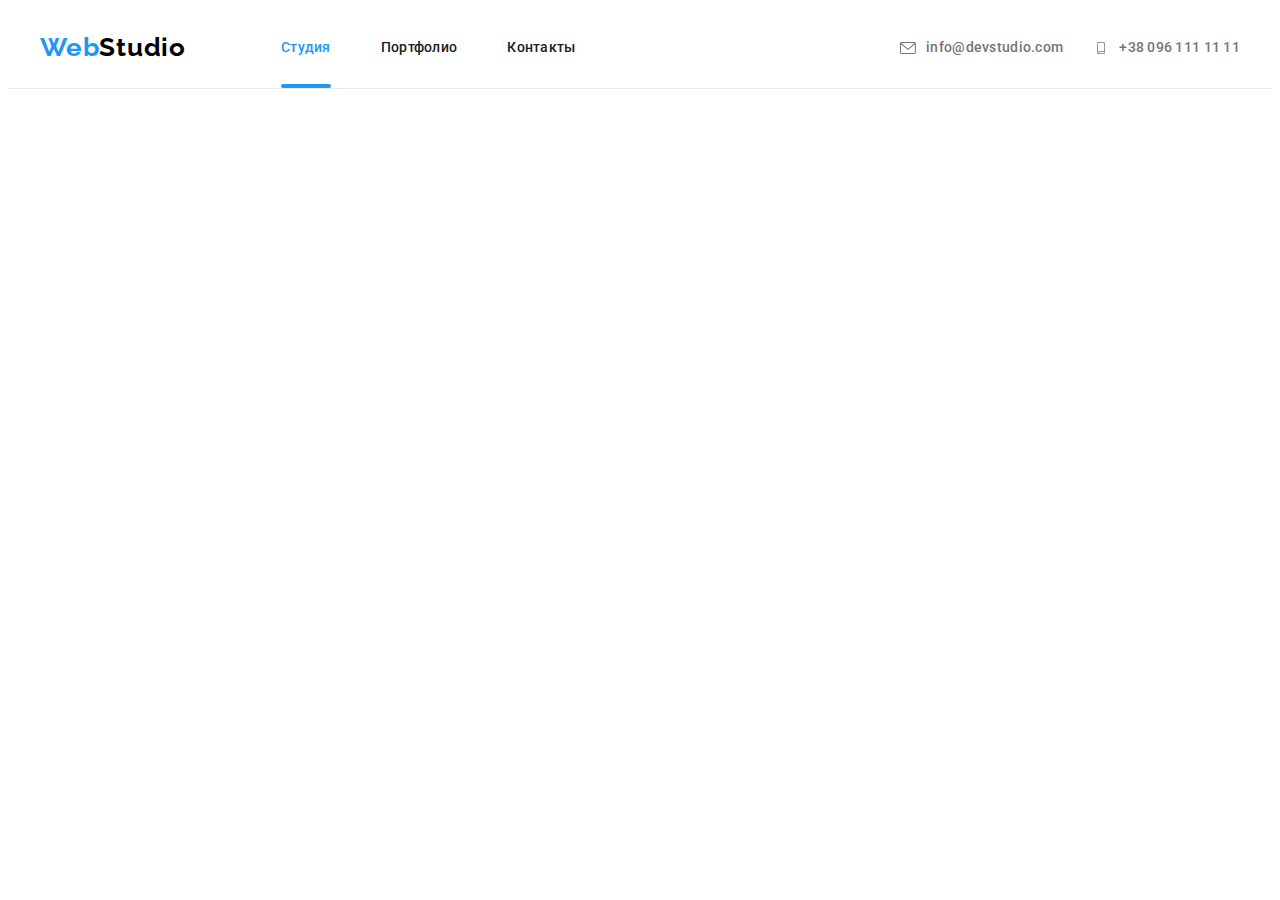
<file: index.html>
<!DOCTYPE html>
<html lang="ru">
<head>
    <meta charset="UTF-8">
    <meta http-equiv="X-UA-Compatible" content="IE=edge">
    <meta name="viewport" content="width=device-width, initial-scale=1.0">
    <title>Студия</title>
    <link rel="preconnect" href="https://fonts.googleapis.com">
    <link rel="preconnect" href="https://fonts.gstatic.com" crossorigin>
    <link href="https://fonts.googleapis.com/css2?family=Raleway:wght@700&family=Roboto:wght@400;500;700;900&display=swap"
        rel="stylesheet">
    <link rel="stylesheet" href="https://cdnjs.cloudflare.com/ajax/libs/modern-normalize/1.1.0/modern-normalize.min.css"
        integrity="sha512-wpPYUAdjBVSE4KJnH1VR1HeZfpl1ub8YT/NKx4PuQ5NmX2tKuGu6U/JRp5y+Y8XG2tV+wKQpNHVUX03MfMFn9Q=="
        crossorigin="anonymous" referrerpolicy="no-referrer" />
    <link rel="stylesheet" href="./css/main.min.css">
</head>

<body>  
    <!--Шапка страницы-->
    <header class="header">
        <div class="container header__container">
        <a class="logo-link link" href="Логотип-студий">Web<span class="logo-link_second-part-header_black">Studio</span></a>
        <nav class="navigation">
        <ul class="menu-list list">
            <li class="menu-list__item"><a class="menu-list__link menu-list__link-menu_link-current link" href="Studio">Студия</a></li>
            <li class="menu-list__item"><a class="menu-list__link link" href="./portfolio.html" target="_self">Портфолио</a></li>
            <li class="menu-list__item"><a class="menu-list__link link" href="Contacts">Контакты</a></li>
        </ul>
        </nav>
        <ul class="menu-contacs-list list">
            <li class="menu-contacs-list__item">
            <a class="menu-contacs-list__link link" href="mailto:info@devstudio.com">
                <svg class="menu-contacs-list__img" width="16" height="12">
                    <use href="./images/svg-images/sprite.svg#icon-envelope"></use>
                </svg>
                info@devstudio.com
            </a>
            </li>
            <li class="menu-contacs-list__item">
            <a class="menu-contacs-list__link link" href="tel:+380961111111">
                <svg class="menu-contacs-list__img" width="16" height="12">
                    <use href="./images/svg-images/sprite.svg#icon-smartphone"></use>
                </svg>
                +38 096 111 11 11
            </a>
            </li>
        </ul>
        </div>
    </header>

    <!--Содержание страницы-->
    <!--<main>
        <!--Основная секция-->
       <!-- <section class="hero-section">
            <div class="container">
            <h1 class="hero-section__header">Эффективные решения для вашего бизнеса</h1>
            <button class="hero-section__btn" type="button" data-modal-open>Заказать услугу</button>
            </div>
        </section>-->
        <!--Наши преимущества-->
        <!--<section class="advantages-section section">
            <div class="container">
            <ul class="advantages-section__list list">
                <li class="advantages-section__item">
                <div class="advantages-section__bg">
                    <svg class="advantages-section__icon" width="70" height="70">
                        <use href="./images/svg-images/sprite.svg#icon-antenna"></use>
                    </svg>
                </div>
                <h3 class="advantages-section__header">Внимание к деталям</h3>
                <p class="advantages-section__section-description">Идейные соображения, а также начало повседневной работы по формированию позиции.</p>
                </li>
                <li class="advantages-section__item">
                <div class="advantages-section__bg">
                    <svg class="advantages-section__icon" width="70" height="70">
                        <use href="./images/svg-images/sprite.svg#icon-clock"></use>
                    </svg>
                </div>
                <h3 class="advantages-section__header">Пунктуальность</h3>
                <p class="advantages-section__section-description">Задача организации, в особенности же рамки и место обучения кадров влечет за собой.</p>
                </li>
                <li class="advantages-section__item">
                <div class="advantages-section__bg">
                    <svg class="advantages-section__icon" width="70" height="70">
                        <use href="./images/svg-images/sprite.svg#icon-diagram"></use>
                    </svg>
                </div>
                <h3 class="advantages-section__header">Планирование</h3>
                <p class="advantages-section__section-description">Равным образом консультация с широким активом в значительной степени обуславливает.</p>
                </li>
                <li class="advantages-section__item">
                <div class="advantages-section__bg">
                    <svg class="advantages-section__icon" width="70" height="70">
                        <use href="./images/svg-images/sprite.svg#icon-astronaut"></use>
                    </svg>
                </div>
                <h3 class="advantages-section__header">Современные технологии</h3>
                <p class="advantages-section__section-description">Значимость этих проблем настолько очевидна, что реализация плановых заданий.</p>
                </li>
            </ul>
            </div>
        </section>-->
        <!--Чем мы занимаемся-->
        <!--<section class="our-job-section section">
            <div class="container">
            <h2 class="section-header">Чем мы занимаемся</h2>
            <ul class="our-job-section-list list">
                <li class="our-job-section-list-item">
                    <div class="our-job-section-dsc"><p class="our-job-section-dsc-text">Десктопные приложения</p></div>
                    <img class="our-job-section-img" src="./images/our-job/image_1.jpg" alt="верстка макета" width="370">
                </li>
                <li class="our-job-section-list-item">
                    <div class="our-job-section-dsc"><p class="our-job-section-dsc-text">Мобильные приложения</p></div>
                    <img class="our-job-section-img" src="./images/our-job/image_2.jpg" alt="разработка мобильного приложения" width="370">
                </li>
                <li class="our-job-section-list-item">
                    <div class="our-job-section-dsc"><p class="our-job-section-dsc-text">Дизайнерские решения</p></div>
                    <img class="our-job-section-img" src="./images/our-job/image_3.jpg" alt="компьютерный дизайн" width="370">
                </li>
            </ul>
            </div>
        </section>-->
        <!--Наша команда-->
        <!--<section class="our-team-section section">
            <div class="container">
            <h2 class="section-header">Наша команда</h2>
            <ul class="our-team-section-list list">
                <li class="our-team-section-list-item">
                    <img class="our-team-section-img" src="./images/our-team/1.jpg" alt="Product Designer" width="270">
                    <div class="our-team-section-wrapper">
                    <h3 class="our-team-section-name">Игорь Демьяненко</h3>
                    <p class="our-team-section-dsc">Product Designer</p>
                    <ul class="social-list list">
                        <li class="social-list-item">
                            <a href="" class="social-list-link">
                                <svg class="social-list-icon" width="20" height="20">
                                    <use href="./images/svg-images/sprite.svg#icon-instagram"></use>
                                </svg>
                            </a>
                        </li>
                        <li class="social-list-item">
                            <a href="" class="social-list-link" >
                                <svg class="social-list-icon" width="20" height="20">
                                    <use href="./images/svg-images/sprite.svg#icon-twitter"></use>
                                </svg>
                            </a>
                        </li>
                        <li class="social-list-item">
                            <a href="" class="social-list-link">
                                <svg class="social-list-icon" width="20" height="20">
                                    <use href="./images/svg-images/sprite.svg#icon-facebook"></use>
                                </svg>
                            </a>
                        </li>
                        <li class="social-list-item">
                            <a href="" class="social-list-link">
                                <svg class="social-list-icon" width="20" height="20">
                                    <use href="./images/svg-images/sprite.svg#icon-linkedin"></use>
                                </svg>
                            </a>
                        </li>
                    </ul>
                    </div>
                </li>
                <li class="our-team-section-list-item">
                    <img class="our-team-section-img" src="./images/our-team/2.jpg" alt="Frontend Developer" width="270">
                    <div class="our-team-section-wrapper">
                    <h3 class="our-team-section-name">Ольга Репина</h3>
                    <p class="our-team-section-dsc">Frontend Developer</p>
                    <ul class="social-list list">
                        <li class="social-list-item">
                            <a href="" class="social-list-link">
                                <svg class="social-list-icon" width="20" height="20">
                                    <use href="./images/svg-images/sprite.svg#icon-instagram"></use>
                                </svg>
                            </a>
                        </li>
                        <li class="social-list-item">
                            <a href="" class="social-list-link">
                                <svg class="social-list-icon" width="20" height="20">
                                    <use href="./images/svg-images/sprite.svg#icon-twitter"></use>
                                </svg>
                            </a>
                        </li>
                        <li class="social-list-item">
                            <a href="" class="social-list-link">
                                <svg class="social-list-icon" width="20" height="20">
                                    <use href="./images/svg-images/sprite.svg#icon-facebook"></use>
                                </svg>
                            </a>
                        </li>
                        <li class="social-list-item">
                            <a href="" class="social-list-link">
                                <svg class="social-list-icon" width="20" height="20">
                                    <use href="./images/svg-images/sprite.svg#icon-linkedin"></use>
                                </svg>
                            </a>
                        </li>
                    </ul>
                    </div>
                </li>
                <li class="our-team-section-list-item">
                    <img class="our-team-section-img" src="./images/our-team/3.jpg" alt="Marketing" width="270">
                    <div class="our-team-section-wrapper">
                    <h3 class="our-team-section-name">Николай Тарасов</h3>    
                    <p class="our-team-section-dsc">Marketing</p>
                    <ul class="social-list list">
                        <li class="social-list-item">
                            <a href="" class="social-list-link">
                                <svg class="social-list-icon" width="20" height="20">
                                    <use href="./images/svg-images/sprite.svg#icon-instagram"></use>
                                </svg>
                            </a>
                        </li>
                        <li class="social-list-item">
                            <a href="" class="social-list-link">
                                <svg class="social-list-icon" width="20" height="20">
                                    <use href="./images/svg-images/sprite.svg#icon-twitter"></use>
                                </svg>
                            </a>
                        </li>
                        <li class="social-list-item">
                            <a href="" class="social-list-link">
                                <svg class="social-list-icon" width="20" height="20">
                                    <use href="./images/svg-images/sprite.svg#icon-facebook"></use>
                                </svg>
                            </a>
                        </li>
                        <li class="social-list-item">
                            <a href="" class="social-list-link">
                                <svg class="social-list-icon" width="20" height="20">
                                    <use href="./images/svg-images/sprite.svg#icon-linkedin"></use>
                                </svg>
                            </a>
                        </li>
                    </ul>
                    </div>
                <li class="our-team-section-list-item">
                    <img class="our-team-section-img" src="./images/our-team/4.jpg" alt="UI Designer" width="270">
                    <div class="our-team-section-wrapper">
                    <h3 class="our-team-section-name">Михаил Ермаков</h3>
                    <p class="our-team-section-dsc">UI Designer</p>
                    <ul class="social-list list">
                        <li class="social-list-item">
                            <a href="" class="social-list-link">
                                <svg class="social-list-icon" width="20" height="20">
                                    <use href="./images/svg-images/sprite.svg#icon-instagram"></use>
                                </svg>
                            </a>
                        </li>
                        <li class="social-list-item">
                            <a href="" class="social-list-link">
                                <svg class="social-list-icon" width="20" height="20">
                                    <use href="./images/svg-images/sprite.svg#icon-twitter"></use>
                                </svg>
                            </a>
                        </li>
                        <li class="social-list-item">
                            <a href="" class="social-list-link">
                                <svg class="social-list-icon" width="20" height="20">
                                    <use href="./images/svg-images/sprite.svg#icon-facebook"></use>
                                </svg>
                            </a>
                        </li>
                        <li class="social-list-item">
                            <a href="" class="social-list-link">
                                <svg class="social-list-icon" width="20" height="20">
                                    <use href="./images/svg-images/sprite.svg#icon-linkedin"></use>
                                </svg>
                            </a>
                        </li>
                    </ul>
                    </div>
                </li>
            </ul>
            </div>
        </section>-->
        <!--Постоянные клиенты-->
        <!--<section class="clients-section">
            <div class="container">
            <h2 class="section-header">Постоянные клиенты</h2>
                <ul class="clients-section-list list">
                <li class="clients-section-list-item">
                    <a href="" class="clients-section-list-link">
                    <svg class="clients-section-list-icon" width="106" height="60">
                        <use href="./images/svg-images/sprite.svg#icon-logo-1"></use>
                    </svg>
                    </a>
                </li>
                <li class="clients-section-list-item">
                    <a href="" class="clients-section-list-link">
                    <svg class="clients-section-list-icon" width="106" height="60">
                        <use href="./images/svg-images/sprite.svg#icon-logo-2"></use>
                    </svg>
                    </a>
                </li>
                <li class="clients-section-list-item">
                    <a href="" class="clients-section-list-link">
                    <svg class="clients-section-list-icon" width="106" height="60">
                        <use href="./images/svg-images/sprite.svg#icon-logo-3"></use>
                    </svg>
                    </a>
                </li>
                <li class="clients-section-list-item">
                    <a href="" class="clients-section-list-link">
                    <svg class="clients-section-list-icon" width="106" height="60">
                        <use href="./images/svg-images/sprite.svg#icon-logo-4"></use>
                    </svg>
                    </a>
                </li>
                <li class="clients-section-list-item">
                    <a href="" class="clients-section-list-link">
                    <svg class="clients-section-list-icon" width="106" height="60">
                        <use href="./images/svg-images/sprite.svg#icon-logo-5"></use>
                    </svg>
                    </a>
                </li>
                <li class="clients-section-list-item">
                    <a href="" class="clients-section-list-link">
                    <svg class="clients-section-list-icon" width="106" height="60">
                        <use href="./images/svg-images/sprite.svg#icon-logo-6"></use>
                    </svg>
                    </a>
                </li>
                </ul>
                </div>
        </section>
    </main>

    <!--Подвал страницы-->
    <!--<footer class="footer">
        <div class="container footer-blocks">
        <div>    
        <a class="logo-link-footer link" href="Логотип-студий">Web<span class="second-part-logo-footer">Studio</span></a>
            <address class="address">
                <ul class="footer-list list">
                    <li class="footer-list-item">
                        <a class="address-link link" href="https://goo.gl/maps/635bsABV282FvzPf9" 
                           target="_blank" 
                           rel="noopener noreferrer"
                           >г. Киев, пр-т Леси Украинки, 26</a>
                    </li>
                    <li class="footer-list-item">
                        <a class="mail-footer link" href="mailto:info@example.com">info@example.com</a>
                    </li>
                    <li class="footer-list-item">
                        <a class="tel-number-footer link" href="tel:+380991111111">+38 099 111 11 11</a>
                    </li>
                </ul>
            </address>
        </div>
        <div class="join-us-section">
            <h2 class="join-us-header">присоединяйтесь</h2>
            <ul class="join-us-list list">
                <li class="join-us-list-item">
                    <a href="" class="social-list-link">
                    <svg class="join-us-section-svg-img" width="20" height="20">
                        <use href="./images/svg-images/sprite.svg#icon-instagram"></use>
                    </svg>
                    </a>
                </li>
                <li class="join-us-list-item">
                    <a href="" class="social-list-link">
                    <svg class="join-us-section-svg-img"  width="20" height="20">
                        <use href="./images/svg-images/sprite.svg#icon-twitter"></use>
                    </svg>
                    </a>
                </li>
                <li class="join-us-list-item">
                    <a href="" class="social-list-link">
                    <svg class="join-us-section-svg-img"  width="20" height="20">
                        <use href="./images/svg-images/sprite.svg#icon-facebook"></use>
                    </svg>
                    </a>
                </li>
                <li class="join-us-list-item">
                    <a href="" class="social-list-link">
                    <svg class="join-us-section-svg-img" width="20" height="20">
                        <use href="./images/svg-images/sprite.svg#icon-linkedin"></use>
                    </svg>
                    </a>
                </li>
            </ul>
        </div>
        <div class="subscribe-form">
            <h2 class="footer-sct-form-header">Подпишитесь на рассылку</h2>
            <form class="footer-sct-form">
                <input class="footer-sct-form-email-input" type="email" required name="e-mail"
                placeholder="E-mail">
                <button class="footer-sct-form-btn" type="submit">Подписаться
                <svg class="footer-sct-form-icon" width="24" height="24">
                <use href="./images/svg-images/sprite.svg#icon-icon-send"></use>
                </svg>
                </button>
            </form> 
        </div>
        </div>
    </footer>-->
    <!--Модальное окно-->
    <!--<div class="hero-section-blackout is-hidden" data-modal>
        <div class="hero-section-modal">
            <button class="close-btn" type="button" data-modal-close>
                <svg class="close-btn-icon" width="18" height="18">
                    <use href="./images/svg-images/sprite.svg#icon-close-black"></use>
                </svg>
            </button>
            <b class="hero-section-modal-title">Оставьте свои данные, мы вам перезвоним</b>
        <form class="modal-form">
            <label class="modal-form-label" for="user_name">Имя</label>
            <div class="modal-form-wrapper">
                <input class="modal-form-input" id="user_name" type="text" required name="user-name" minlength="2">
                <svg class="contact-form-icon" width="18" height="18">
                    <use href="./images/svg-images/sprite.svg#icon-person-black-18dp-1"></use>
                </svg>
            </div>
            <label class="modal-form-label" for="user_phone_number">Телефон</label>
            <div class="modal-form-wrapper">
                <input class="modal-form-input" id="user_phone_number" type="tel" required name="user-phone"
                    pattern="[0-9]{3}-[0-9]{3}-[0-9]{2}-[0-9]{2}" title="xxx-xxx-xx-xx">
                <svg class="contact-form-icon" width="18" height="18">
                    <use href="./images/svg-images/sprite.svg#icon-phone-black-18dp-1"></use>
                </svg>
            </div>
            <label class="modal-form-label" for="user_email">Почта</label>
            <div class="modal-form-wrapper">
                <input class="modal-form-input" id="user_email" type="email" required name="user-email">
                <svg class="contact-form-icon" width="18" height="18">
                    <use href="./images/svg-images/sprite.svg#icon-email-black-18dp-1"></use>
                </svg>
            </div>
            <label class="modal-form-label" for="user_message_area">Комментарий</label>
            <textarea class="modal-form-message-area" id="user_message_area" name="user-message" placeholder="Введите текст"></textarea>
            <input class="modal-form-checkbox visually-hidden" id="checkbox-policy" type="checkbox" name="user-policy" required>
            <label class="contact-form-checkbox-label" for="checkbox-policy">Соглашаюсь с рассылкой и принимаю&nbsp; 
            <a class="contact-form-checkbox-link" href="">Условия договора</a>
            </label>
            <button class="modal-form-btn" type="submit">Отправить</button>
        </form>
        </div>
    </div>-->
    <!--<script src="./js/modal.js"></script>
</body>-->
</html>
</file>
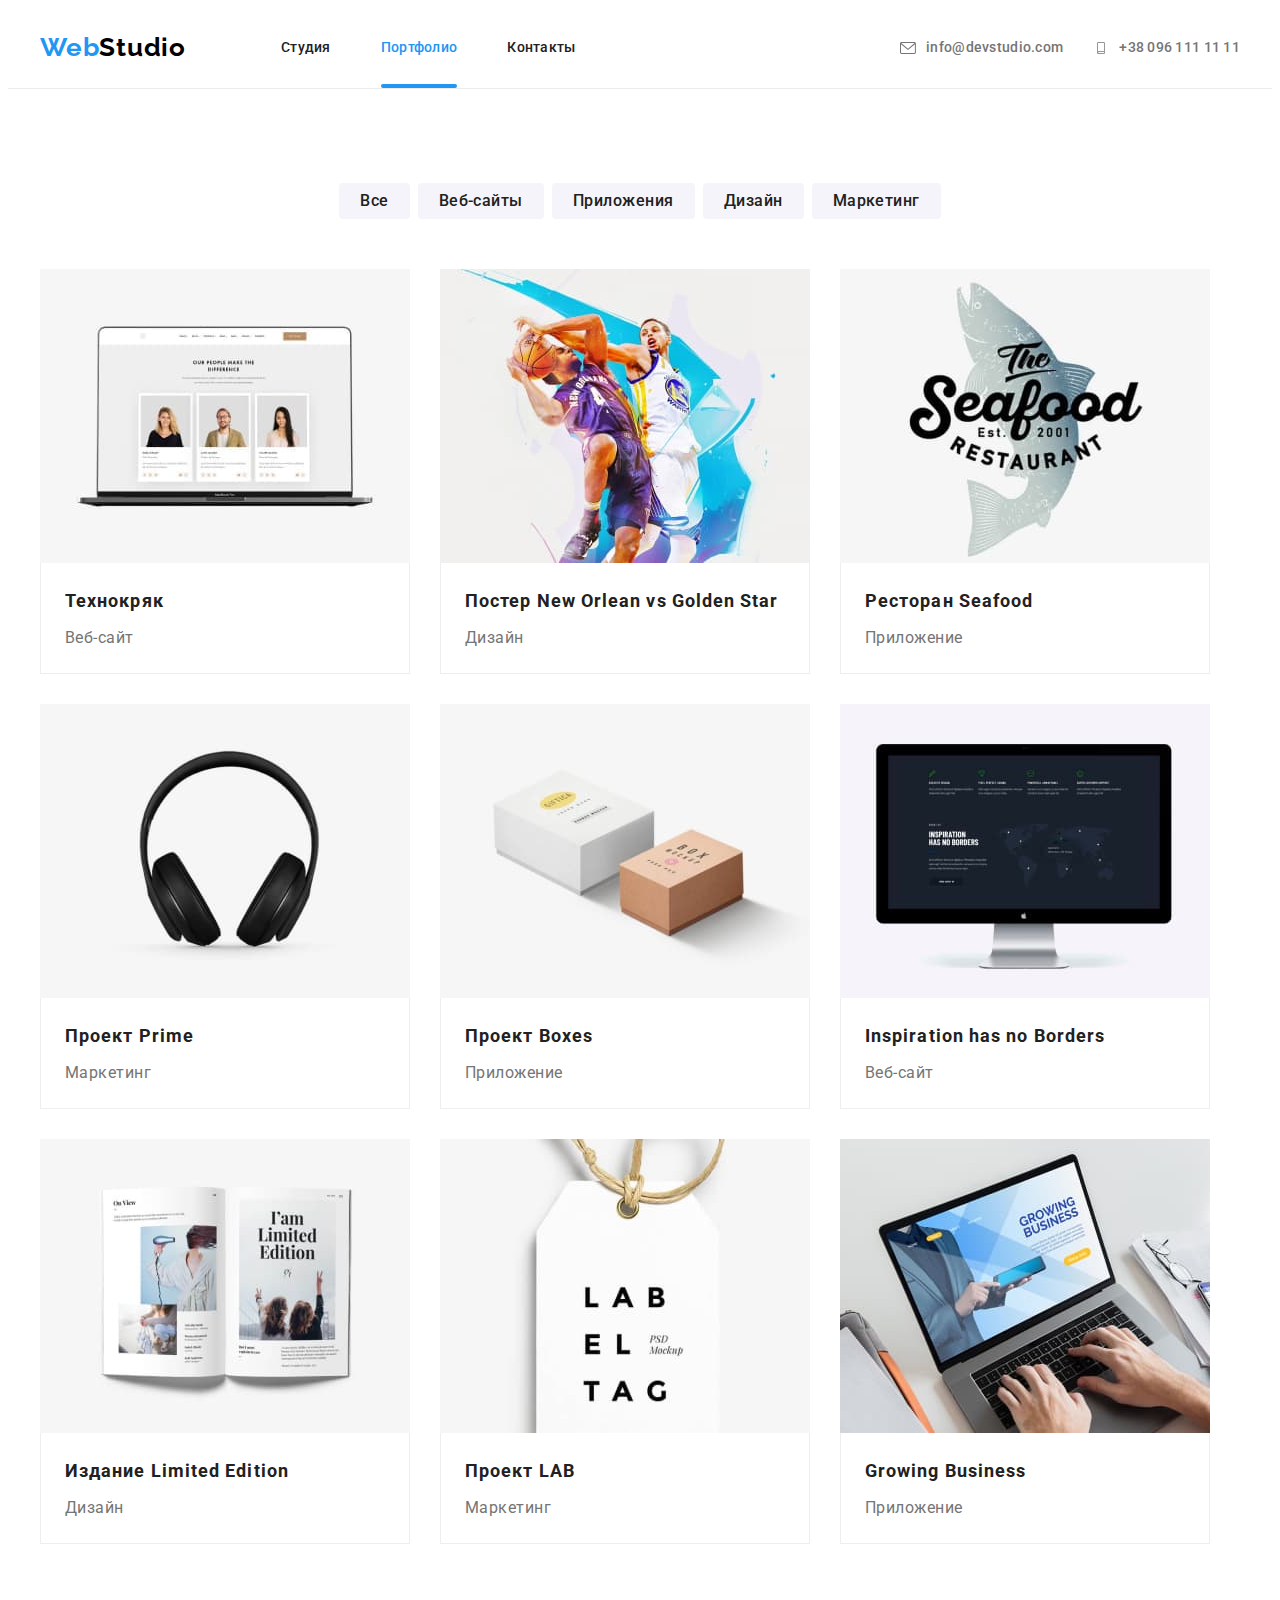
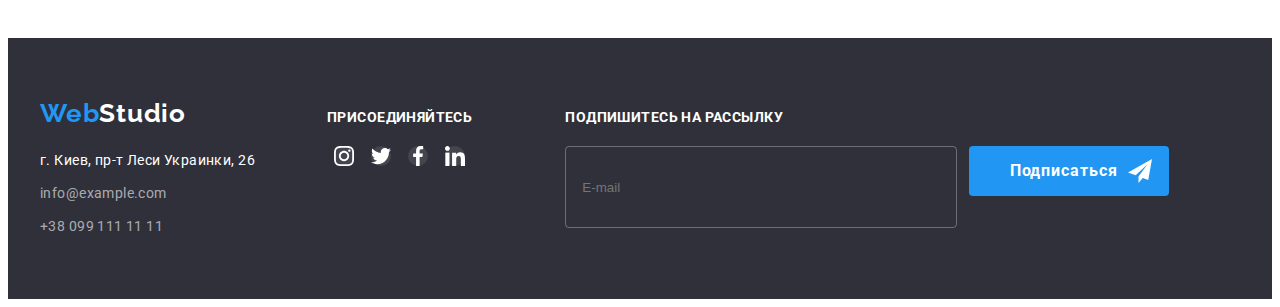
<file: portfolio.html>
<!DOCTYPE html>
<html lang="ru">
<head>
    <meta charset="UTF-8">
    <meta http-equiv="X-UA-Compatible" content="IE=edge">
    <meta name="viewport" content="width=device-width, initial-scale=1.0">
    <title>Портфолио</title>
    <link rel="preconnect" href="https://fonts.googleapis.com">
    <link rel="preconnect" href="https://fonts.gstatic.com" crossorigin>
    <link href="https://fonts.googleapis.com/css2?family=Raleway:wght@700&family=Roboto:wght@400;500;700;900&display=swap"
        rel="stylesheet">
    <link rel="stylesheet" href="https://cdnjs.cloudflare.com/ajax/libs/modern-normalize/1.1.0/modern-normalize.min.css"
        integrity="sha512-wpPYUAdjBVSE4KJnH1VR1HeZfpl1ub8YT/NKx4PuQ5NmX2tKuGu6U/JRp5y+Y8XG2tV+wKQpNHVUX03MfMFn9Q=="
        crossorigin="anonymous" referrerpolicy="no-referrer" />
    <link rel="stylesheet" href="./css/main.min.css">
</head>

<body>
    <!--Шапка страницы-->
    <header class="header">
        <div class="container header__container">
        <a class="logo-link link" href="Логотип-студий">Web<span class="logo-link_second-part-header_black">Studio</span></a>
        <nav class="navigation">
            <ul class="menu-list list">
                <li class="menu-list__item"><a class="menu-list__link link" href="./index.html" target="_self">Студия</a></li>
                <li class="menu-list__item"><a class="menu-list__link menu-list__link-menu_link-current link" href="Portfolio">Портфолио</a>
                </li>
                <li class="menu-list__item"><a class="menu-list__link link" href="Contacts">Контакты</a></li>
            </ul>
        </nav>
        <ul class="menu-contacs-list list">
            <li class="menu-contacs-list__item">
                <a class="menu-contacs-list__link link" href="mailto:info@devstudio.com">
                    <svg class="menu-contacs-list__img" width="16" height="12">
                        <use href="./images/svg-images/sprite.svg#icon-envelope"></use>
                    </svg>
                    info@devstudio.com
                </a>
            </li>
            <li class="menu-contacs-list__item">
                <a class="menu-contacs-list__link link" href="tel:+380961111111">
                    <svg class="menu-contacs-list__img" width="16" height="12">
                        <use href="./images/svg-images/sprite.svg#icon-smartphone"></use>
                    </svg>
                    +38 096 111 11 11
                </a>
            </li>
        </ul>
        </div>
    </header>

    <!--Содержание страницы-->
    <main>
        <section class="portfolio-section">
            <!--Список с кнопками-->
            <div class="container">
            <ul class="portfolio-btns-section list">
                <li class="portfolio-filter-list"><button class="hero-section-btn" type="button">Все</button></li>
                <li class="portfolio-filter-list"><button class="hero-section-btn" type="button">Веб-сайты</button></li>
                <li class="portfolio-filter-list"><button class="hero-section-btn" type="button">Приложения</button></li>
                <li class="portfolio-filter-list"><button class="hero-section-btn" type="button">Дизайн</button></li>
                <li class="portfolio-filter-list"><button class="hero-section-btn" type="button">Маркетинг</button></li>
            </ul>
            <!--Список с карточками-->
            <ul class="portfolio-section-img-list list">
                <li class="portfolio-section-list-item">
                    <a class="portfolio-section-link link" href="">
                    <div class="portfolio-section-list-overlay-box">
                    <img class="portfolio-section-list-img" src="./images/portfolio/techno.jpg" alt="Технокряк" width="370">
                    <div class="portfolio-section-list-overlay">
                        <p class="portfolio-section-list-overlay-text">Ресурс предлагает комплексные предложения с разным уровнем
                        функционала и сервисов. Все это позволит посетителю
                        получить исчерпывающие сведения о компании или частном
                        лице.</p>
                    </div>
                    </div>
                    <div class="portfolio-section-list-wrapper">
                    <h3 class="portfolio-section-header">Технокряк</h3>
                    <p class="portfolio-section-description">Веб-сайт</p>
                    </div>
                    </a>
                </li>
                <li class="portfolio-section-list-item">
                    <a class="portfolio-section-link link" href="">
                    <div class="portfolio-section-list-overlay-box">
                    <img class="portfolio-section-list-img" src="./images/portfolio/sport.jpg" alt="Постер New Orlean vs Golden Star" width="370">
                    <div class="portfolio-section-list-overlay">
                        <p class="portfolio-section-list-overlay-text">Ресурс предлагает комплексные предложения с разным уровнем
                            функционала и сервисов. Все это позволит посетителю
                            получить исчерпывающие сведения о компании или частном
                            лице.</p>
                    </div>
                    </div>
                    <div class="portfolio-section-list-wrapper">
                    <h3 class="portfolio-section-header">Постер <span lang="en">New Orlean vs Golden Star</span></h3>
                    <p class="portfolio-section-description">Дизайн</p>
                    </div>
                    </a>
                </li>
                <li class="portfolio-section-list-item">
                    <a class="portfolio-section-link link" href="">
                    <div class="portfolio-section-list-overlay-box">
                    <img class="portfolio-section-list-img" src="./images/portfolio/seafood.jpg" alt="Ресторан Seafood" width="370">
                    <div class="portfolio-section-list-overlay">
                        <p class="portfolio-section-list-overlay-text">Ресурс предлагает комплексные предложения с разным уровнем
                            функционала и сервисов. Все это позволит посетителю
                            получить исчерпывающие сведения о компании или частном
                            лице.</p>
                    </div>
                    </div>
                    <div class="portfolio-section-list-wrapper">
                    <h3 class="portfolio-section-header">Ресторан <span lang="en">Seafood</span></h3>
                    <p class="portfolio-section-description">Приложение</p>
                    </div>
                    </a>
                </li>
                <li class="portfolio-section-list-item">
                    <a class="portfolio-section-link link" href="">
                    <div class="portfolio-section-list-overlay-box">
                    <img class="portfolio-section-list-img" src="./images/portfolio/prime.jpg" alt="Проект Prime" width="370">
                    <div class="portfolio-section-list-overlay">
                        <p class="portfolio-section-list-overlay-text">Ресурс предлагает комплексные предложения с разным уровнем
                            функционала и сервисов. Все это позволит посетителю
                            получить исчерпывающие сведения о компании или частном
                            лице.</p>
                    </div>
                    </div>
                    <div class="portfolio-section-list-wrapper">
                    <h3 class="portfolio-section-header">Проект <span lang="en">Prime</span></h3>
                    <p class="portfolio-section-description">Маркетинг</p>
                    </div>
                    </a>
                </li>
                <li class="portfolio-section-list-item">
                    <a class="portfolio-section-link link" href="">
                    <div class="portfolio-section-list-overlay-box">
                    <img class="portfolio-section-list-img" src="./images/portfolio/boxes.jpg" alt="Проект Boxes" width="370">
                    <div class="portfolio-section-list-overlay">
                        <p class="portfolio-section-list-overlay-text">Ресурс предлагает комплексные предложения с разным уровнем
                            функционала и сервисов. Все это позволит посетителю
                            получить исчерпывающие сведения о компании или частном
                            лице.</p>
                    </div>
                    </div>
                    <div class="portfolio-section-list-wrapper">
                    <h3 class="portfolio-section-header">Проект <span lang="en">Boxes</span></h3>
                    <p class="portfolio-section-description">Приложение</p>
                    </div>
                    </a>
                </li>
                <li class="portfolio-section-list-item">
                    <a class="portfolio-section-link link" href="">
                    <div class="portfolio-section-list-overlay-box">
                    <img class="portfolio-section-list-img" src="./images/portfolio/no-borders.jpg" alt="Inspiration has no Borders" width="370">
                    <div class="portfolio-section-list-overlay">
                        <p class="portfolio-section-list-overlay-text">Ресурс предлагает комплексные предложения с разным уровнем
                            функционала и сервисов. Все это позволит посетителю
                            получить исчерпывающие сведения о компании или частном
                            лице.</p>
                    </div>
                    </div>
                    <div class="portfolio-section-list-wrapper">
                    <h3 class="portfolio-section-header" lang="en">Inspiration has no Borders</h3>
                    <p class="portfolio-section-description">Веб-сайт</p>
                    </div>
                    </a>
                </li>
                <li class="portfolio-section-list-item">
                    <a class="portfolio-section-link link" href="">
                    <div class="portfolio-section-list-overlay-box">
                    <img class="portfolio-section-list-img" src="./images/portfolio/limited-edition.jpg" alt="Издание Limited Edition" width="370">
                    <div class="portfolio-section-list-overlay">
                        <p class="portfolio-section-list-overlay-text">Ресурс предлагает комплексные предложения с разным уровнем
                            функционала и сервисов. Все это позволит посетителю
                            получить исчерпывающие сведения о компании или частном
                            лице.</p>
                    </div>
                    </div>
                    <div class="portfolio-section-list-wrapper">
                    <h3 class="portfolio-section-header">Издание <span lang="en">Limited Edition</span></h3>
                    <p class="portfolio-section-description">Дизайн</p>
                    </div>
                    </a>
                </li>
                <li class="portfolio-section-list-item">
                    <a class="portfolio-section-link link" href="">
                    <div class="portfolio-section-list-overlay-box">
                    <img class="portfolio-section-list-img" src="./images/portfolio/lab.jpg" alt="Проект LAB" width="370">
                    <div class="portfolio-section-list-overlay">
                        <p class="portfolio-section-list-overlay-text">Ресурс предлагает комплексные предложения с разным уровнем
                            функционала и сервисов. Все это позволит посетителю
                            получить исчерпывающие сведения о компании или частном
                            лице.</p>
                    </div>
                    </div>
                    <div class="portfolio-section-list-wrapper">
                    <h3 class="portfolio-section-header">Проект <span lang="en">LAB</span></h3>
                    <p class="portfolio-section-description">Маркетинг</p>
                    </div>
                    </a>
                </li>
                <li class="portfolio-section-list-item">
                    <a class="portfolio-section-link link" href="">
                    <div class="portfolio-section-list-overlay-box">
                    <img class="portfolio-section-list-img" src="./images/portfolio/business.jpg" alt="Growing Business" width="370">
                    <div class="portfolio-section-list-overlay">
                        <p class="portfolio-section-list-overlay-text">Ресурс предлагает комплексные предложения с разным уровнем
                            функционала и сервисов. Все это позволит посетителю
                            получить исчерпывающие сведения о компании или частном
                            лице.</p>
                    </div>
                    </div>
                    <div class="portfolio-section-list-wrapper">
                    <h3 class="portfolio-section-header" lang="en">Growing Business</h3>
                    <p class="portfolio-section-description">Приложение</p>
                    </div>
                    </a>
                </li>
            </ul>
            </div>
        </section>
    </main>

    <!--Подвал страницы-->
    <footer class="footer">
        <div class="container footer-blocks">
            <div>
                <a class="logo-link-footer link" href="Логотип-студий">Web<span
                        class="second-part-logo-footer">Studio</span></a>
                <address class="address">
                    <ul class="footer-list list">
                        <li class="footer-list-item">
                            <a class="address-link link" href="https://goo.gl/maps/635bsABV282FvzPf9" target="_blank"
                                rel="noopener noreferrer">г. Киев, пр-т Леси Украинки, 26
                            </a>
                        </li>
                        <li class="footer-list-item">
                            <a class="mail-footer link" href="mailto:info@example.com">info@example.com</a>
                        </li>
                        <li class="footer-list-item">
                            <a class="tel-number-footer link" href="tel:+380991111111">+38 099 111 11 11</a>
                        </li>
                    </ul>
                </address>
            </div>
            <div class="join-us-section">
                    <h2 class="join-us-header">присоединяйтесь</h2>
                    <ul class="join-us-list list">
                        <li class="join-us-list-item">
                            <a href="" class="social-link-footer">
                                <svg class="join-us-section-svg-img" width="20" height="20">
                                    <use href="./images/svg-images/sprite.svg#icon-instagram"></use>
                                </svg>
                            </a>
                        </li>
                        <li class="join-us-list-item">
                            <a href="" class="social-link-footer">
                                <svg class="join-us-section-svg-img" width="20" height="20">
                                    <use href="./images/svg-images/sprite.svg#icon-twitter"></use>
                                </svg>
                            </a>
                        </li>
                        <li class="join-us-list-item">
                            <a href="" class="social-link-footer">
                                <svg class="join-us-section-svg-img" width="20" height="20">
                                    <use href="./images/svg-images/sprite.svg#icon-facebook"></use>
                                </svg>
                            </a>
                        </li>
                        <li class="join-us-list-item">
                            <a href="" class="social-link-footer">
                                <svg class="join-us-section-svg-img" width="20" height="20">
                                    <use href="./images/svg-images/sprite.svg#icon-linkedin"></use>
                                </svg>
                            </a>
                        </li>
                    </ul>
            </div>
            <div class="subscribe-form">
                        <h2 class="footer-sct-form-header">Подпишитесь на рассылку</h2>
                        <form class="footer-sct-form">
                            <input class="footer-sct-form-email-input" type="email" required name="e-mail" placeholder="E-mail">
                            <button class="footer-sct-form-btn" type="submit">Подписаться
                                <svg class="footer-sct-form-icon" width="24" height="24">
                                    <use href="./images/svg-images/sprite.svg#icon-icon-send"></use>
                                </svg>
                            </button>
                        </form>
            </div>
        </div>
    </footer>
</body>
</html>
</file>
<file: css/main.min.css>
:root{--main-font: 'Roboto', sans-serif;--secondary-font: 'Raleway', sans-serif;--header-color: #212121;--description-section-color: #757575;--dark-background-color: #2F303A;--btn-main-background-color: #F5F4FA;--btn-hover-focus-back-color: #2196F3}.visually-hidden{position:absolute;width:1px;height:1px;margin:-1px;border:0;padding:0;white-space:nowrap;clip-path:inset(100%);clip:rect(0 0 0 0);overflow:hidden}.social-list-link,.advantages-section__bg,.our-job-section-dsc,.clients-section-list-link,.join-us-list,.join-us-section-svg-img,.footer-sct-form-btn,.close-btn,.contact-form-checkbox-label,.modal-form-btn{display:flex;align-items:center;justify-content:center}.link{text-decoration:none}.list{list-style:none}h1,h2,h3,h4,h5,h6,p{margin-top:0;margin-bottom:0}ul,ol{margin-top:0;margin-bottom:0;padding-left:0}img{display:block}body{font-family:var(--main-font)}.container{width:1200px;padding-left:15px;padding-right:15px;margin-left:auto;margin-right:auto}.section{padding-bottom:94px}.logo-link{font-family:var(--secondary-font);font-weight:700;font-size:26px;line-height:1.19231;letter-spacing:0.03em;display:block;color:#2196F3}.logo-link_second-part-header_black{font-family:var(--secondary-font);color:#000000}.logo-link-footer{font-family:var(--secondary-font);font-weight:700;font-size:26px;line-height:1.19;letter-spacing:0.03em;display:block;margin-bottom:20px;color:#2196F3}.second-part-logo-footer{font-family:var(--secondary-font);color:#FFFFFF}.navigation .menu-list__link-menu_link-current{position:relative;color:#2196F3}.menu-list__link-menu_link-current::after{position:absolute;content:"";display:block;width:100%;height:4px;border-radius:2px;background-color:#2196F3;bottom:0px}.navigation{margin-left:95px}.hero-section-btn{font-family:inherit;font-weight:500;font-size:16px;line-height:1.62;text-align:center;letter-spacing:0.03em;background-color:var(--btn-main-background-color);padding:4px 20px;border-radius:4px 4px 4px 4px;border:1px solid transparent;cursor:pointer;transition:background-color 250ms cubic-bezier(0.4, 0, 0.2, 1),color 250ms cubic-bezier(0.4, 0, 0.2, 1),box-shadow 250ms cubic-bezier(0.4, 0, 0.2, 1);color:#212121}.hero-section-btn:hover,.hero-section-btn:focus{background-color:var(--btn-hover-focus-back-color);color:#FFFFFF;box-shadow:0px 3px 1px rgba(0,0,0,0.1),0px 1px 2px rgba(0,0,0,0.08),0px 2px 2px rgba(0,0,0,0.12)}.hero-section__btn{font-family:var(--main-font);font-weight:700;font-size:16px;line-height:1.88;display:flex;align-items:center;text-align:center;letter-spacing:0.06em;padding:10px 32px;border-radius:4px 4px 4px 4px;border-color:transparent;margin:auto;background-color:#2196F3;cursor:pointer;color:#FFFFFF;transition:background-color 250ms cubic-bezier(0.4, 0, 0.2, 1)}.hero-section__btn:hover,.hero-section__btn:focus{background-color:#188CE8}.social-list{display:flex;justify-content:center}.social-list-item:not(:last-child){margin-right:10px}.social-list-link{width:44px;height:44px;border-radius:50%;transition:background-color 250ms cubic-bezier(0.4, 0, 0.2, 1)}.social-list-link:hover,.social-list-link:focus{background-color:var(--btn-hover-focus-back-color)}.social-list-icon{fill:#AFB1B8;transition:fill 250ms cubic-bezier(0.4, 0, 0.2, 1)}.social-list-link:hover .social-list-icon,.social-list-link:focus .social-list-icon{fill:#FFFFFF}.hero-section-blackout{position:fixed;top:0;left:0;width:100%;height:100%;background-color:rgba(0,0,0,0.5);transition:opacity 500ms linear, visibility 500ms linear}.hero-section-blackout.is-hidden{opacity:0;visibility:hidden;pointer-events:none}.header{border-bottom:1px solid #ECECEC}.header__container{display:flex;align-items:center}.menu-list{display:flex;align-items:center}.menu-list__item:not(:last-child){margin-right:50px}.menu-list__link{font-weight:500;font-size:14px;line-height:1.14;letter-spacing:0.02em;display:block;padding-top:32px;padding-bottom:32px;color:#212121;transition:color 250ms cubic-bezier(0.4, 0, 0.2, 1)}.menu-list__link:hover,.menu-list__link:focus{color:#2196F3}.menu-contacs-list{display:flex;align-items:center;margin-left:auto}.menu-contacs-list__item:not(:last-child){margin-right:30px}.menu-contacs-list__link{font-weight:500;font-size:14px;line-height:1.14;letter-spacing:0.02em;display:flex;align-items:center;padding-top:32px;padding-bottom:32px;color:#757575;transition:color 250ms cubic-bezier(0.4, 0, 0.2, 1)}.menu-contacs-list__link:hover,.menu-contacs-list__link:focus{color:#2196F3}.menu-contacs-list__img{fill:#757575;display:flex;align-items:center;margin-right:10px;transition:fill 250ms cubic-bezier(0.4, 0, 0.2, 1)}.menu-contacs-list__link:hover .menu-contacs-list__img,.menu-contacs-list__link:focus .menu-contacs-list__img{fill:var(--btn-hover-focus-back-color)}.hero-section{display:flex;max-width:1600px;padding-top:200px;padding-bottom:200px;background-image:linear-gradient(rgba(47,48,58,0.4), rgba(47,48,58,0.4)),url(../images/hero-section/hero-img.jpg);background-size:cover;background-position:center;margin-left:auto;margin-right:auto}.hero-section__header{font-weight:900;font-size:44px;line-height:1.36;text-align:center;letter-spacing:0.06em;text-transform:uppercase;max-width:696px;margin:0 auto 30px;color:#FFFFFF}.advantages-section{padding-top:94px}.advantages-section__list{display:flex;margin-right:-30px}.advantages-section__item{width:270px;margin-right:30px;flex-basis:calc((100% - 120px) / 4)}.advantages-section__bg{background-color:#F5F4FA;width:270px;height:120px;margin-bottom:30px}.advantages-section__icon{display:block}.advantages-section__header{font-weight:700;font-size:14px;line-height:1.14286;letter-spacing:0.03em;text-transform:uppercase;margin-bottom:10px;color:#212121}.advantages-section__section-description{font-size:14px;line-height:1.71;letter-spacing:0.03em;color:var(--description-section-color)}.section-header{font-weight:700;font-size:36px;line-height:1.17;text-align:center;letter-spacing:0.03em;margin-bottom:50px;color:var(--header-color)}.our-job-section-list{display:flex;margin-right:-30px}.our-job-section-list-item{position:relative;display:block;margin-right:30px;flex-basis:calc((100% - 90px) / 3)}.our-job-section-dsc{position:absolute;bottom:0;width:370px;height:70px;background:rgba(47,48,58,0.8)}.our-job-section-dsc-text{font-family:var(--main-font);font-weight:700;font-size:14px;line-height:1.14;text-align:center;letter-spacing:0.03em;text-transform:uppercase;color:#FFFFFF}.our-team-section-img{display:block}.our-team-section{padding-top:94px;background-color:#F5F4FA}.our-team-section-name{font-weight:500;font-size:16px;line-height:1.19;text-align:center;letter-spacing:0.03em;margin-bottom:10px;color:#212121}.our-team-section-dsc{font-size:16px;line-height:1.19;text-align:center;letter-spacing:0.03em;margin-bottom:16px;color:#757575}.our-team-section-list{display:flex;margin-right:-30px}.our-team-section-list-item{margin-right:30px;background-color:#FFFFFF;flex-basis:calc((100% - 120px) / 4);border-radius:0px 0px 4px 4px}.our-team-section-wrapper{padding-top:30px;padding-bottom:30px;padding-left:10px;padding-right:10px;box-shadow:0px 1px 3px rgba(0,0,0,0.12),0px 1px 1px rgba(0,0,0,0.14),0px 2px 1px rgba(0,0,0,0.2);border-radius:0px 0px 4px 4px}.clients-section{padding-top:94px;padding-bottom:94px}.clients-section-list{display:flex;justify-content:center}.clients-section-list-item:not(:last-child){margin-right:30px}.clients-section-list-link{width:170px;height:92px;border:1px solid #AFB1B8;border-radius:4px;transition:border 250ms cubic-bezier(0.4, 0, 0.2, 1)}.clients-section-list-link:hover,.clients-section-list-link:focus{border:1px solid #2196F3}.clients-section-list-icon{fill:#AFB1B8;transition:fill 250ms cubic-bezier(0.4, 0, 0.2, 1)}.clients-section-list-link:hover .clients-section-list-icon,.clients-section-list-link:focus .clients-section-list-icon{fill:#2196F3}.footer{padding-top:60px;padding-bottom:60px;background:var(--dark-background-color)}.footer-blocks{display:flex;align-items:baseline}.footer-list-item:not(:last-child){margin-bottom:9px}.address-link{font-style:normal;font-size:14px;line-height:1.71;letter-spacing:0.03em;margin-bottom:9px;color:#FFFFFF}.mail-footer{font-style:normal;font-size:14px;line-height:1.71;letter-spacing:0.03em;margin-bottom:9px;color:rgba(255,255,255,0.6)}.tel-number-footer{font-style:normal;font-size:14px;line-height:1.71;letter-spacing:0.03em;color:rgba(255,255,255,0.6)}.join-us-section{margin-left:72px}.join-us-header{font-family:var(--main-font);font-weight:700;font-size:14px;line-height:1.14;letter-spacing:0.03em;text-transform:uppercase;color:#FFFFFF}.join-us-list{margin-top:20px}.join-us-list-item{background-color:rgba(255,255,255,0.1);border-radius:50%;margin-left:auto;margin-right:auto}.join-us-list-item:not(:last-child){margin-right:10px}.join-us-section-svg-img{width:20px;height:20px;fill:#FFFFFF}.subscribe-form{margin-left:93px}.footer-sct-form{display:flex}.footer-sct-form-header{display:block;margin-bottom:20px;font-family:var(--main-font);font-weight:700;font-size:14px;line-height:1.14;letter-spacing:0.03em;text-transform:uppercase;color:#FFFFFF}.footer-sct-form-email-input{display:flex;width:358px;height:50px;border:1px solid rgba(255,255,255,0.3);border-radius:4px;padding:15px 16px;outline:none;background-color:transparent;color:#ffffff}.footer-sct-form-btn{text-align:center;width:200px;height:50px;font-family:var(--main-font);font-weight:700;font-size:16px;line-height:1.88;letter-spacing:0.06em;padding-left:29px;border-radius:4px 4px 4px 4px;border-color:transparent;margin-left:12px;background-color:#2196F3;cursor:pointer;color:#FFFFFF}.footer-sct-form-icon{width:24px;height:24px;fill:#FFFFFF;margin-left:10px}.portfolio-filter-list:not(:last-child){margin-right:8px}.portfolio-section-img-list{display:flex;flex-wrap:wrap;margin-right:-30px;margin-bottom:-30px}.portfolio-section-list-img{display:block}.portfolio-btns-section{display:flex;justify-content:center;margin-bottom:50px}.portfolio-section{display:flex;flex-wrap:wrap;padding-top:94px;padding-bottom:94px}.portfolio-section-list-item{margin-right:30px;margin-bottom:30px}.portfolio-section-header{font-weight:700;font-size:18px;line-height:2;letter-spacing:0.06em;margin-bottom:4px;color:#212121}.portfolio-section-description{font-size:16px;line-height:1.88;letter-spacing:0.03em;color:#757575}.portfolio-section-list-wrapper{border:1px solid #EEEEEE;border-top:none;padding-top:20px;padding-bottom:20px;padding-left:24px;padding-right:24px}.portfolio-section-link{display:block;transition:box-shadow 250ms cubic-bezier(0.4, 0, 0.2, 1)}.portfolio-section-link:hover,.portfolio-section-link:focus{box-shadow:0px 1px 1px rgba(0,0,0,0.12),0px 4px 4px rgba(0,0,0,0.06),1px 4px 6px rgba(0,0,0,0.16)}.portfolio-section-list-overlay-box{position:relative;width:370px;height:294px;overflow:hidden}.portfolio-section-list-overlay-text{font-family:var(--main-font);font-weight:400;font-size:18px;line-height:1.56;letter-spacing:0.03em;padding:63px 24px;color:#FFFFFF}.portfolio-section-list-overlay{position:absolute;bottom:0;left:0;width:100%;height:100%;transform:translateY(100%);visibility:hidden;display:flex;align-items:center;justify-content:center;background:rgba(33,150,243,0.9);transition:transform 250ms cubic-bezier(0.4, 0, 0.2, 1),visibility 250ms cubic-bezier(0.4, 0, 0.2, 1)}.portfolio-section-link:hover .portfolio-section-list-overlay{transform:translateY(0);visibility:visible}.hero-section-modal{width:528px;height:581px;background:#FFFFFF;position:absolute;top:50%;left:50%;transform:translate(-50%, -50%);padding:40px}.close-btn{position:absolute;top:8px;right:8px;width:30px;height:30px;border:1px solid rgba(0,0,0,0.1);border-radius:50%;background:#FFFFFF;cursor:pointer}.close-btn-icon{transition:fill 250ms cubic-bezier(0.4, 0, 0.2, 1)}.close-btn:hover .close-btn-icon,.close-btn:focus .close-btn-icon{fill:var(--btn-hover-focus-back-color)}.hero-section-modal-title{display:block;margin-bottom:12px;font-family:var(--main-font);font-weight:700;font-size:20px;line-height:1.15;text-align:center;letter-spacing:0.03em;color:#212121}.modal-form{display:flex;flex-direction:column}.modal-form-label{display:block;font-family:var(--main-font);font-weight:400;font-size:12px;line-height:1.16;letter-spacing:0.01em;color:#757575;margin-bottom:4px}.modal-form-wrapper{position:relative}.modal-form-input{width:100%;height:40px;border:1px solid rgba(33,33,33,0.2);border-radius:4px;padding-left:42px;margin-bottom:10px;transition:border-color 250ms cubic-bezier(0.4, 0, 0.2, 1),outline 250ms cubic-bezier(0.4, 0, 0.2, 1)}.modal-form-input:focus{outline:none;border-color:var(--btn-hover-focus-back-color)}.contact-form-icon{position:absolute;top:40%;left:12px;transform:translateY(-50%);width:18px;height:18px;transition:fill 250ms cubic-bezier(0.4, 0, 0.2, 1)}.modal-form-input:focus+.contact-form-icon{fill:var(--btn-hover-focus-back-color)}.modal-form-message-area{width:100%;height:120px;border:1px solid rgba(33,33,33,0.2);border-radius:4px;margin-bottom:20px;resize:none;padding:12px 16px;transition:border-color 250ms cubic-bezier(0.4, 0, 0.2, 1),outline 250ms cubic-bezier(0.4, 0, 0.2, 1)}.modal-form-message-area:focus{outline:none;border-color:var(--btn-hover-focus-back-color)}.modal-form-message-area::placeholder{font-family:var(--main-font);font-weight:400;font-size:12px;line-height:1.16;letter-spacing:0.01em;color:rgba(117,117,117,0.5)}.contact-form-checkbox-label{font-family:var(--main-font);font-style:normal;font-weight:400;font-size:14px;line-height:1.71;letter-spacing:0.03em;color:#757575}.contact-form-checkbox-label::before{display:block;margin-right:7px;width:16px;height:15px;border:1px solid #212121;cursor:pointer;content:""}.modal-form-checkbox:checked+.contact-form-checkbox-label::before{background-color:var(--btn-hover-focus-back-color);background-image:url("../images/other-icons/icon check.svg");background-position:center}.modal-form-checkbox:focus+.contact-form-checkbox-label::before{border:1px solid var(--btn-hover-focus-back-color)}.modal-form-btn{width:200px;height:50px;font-family:var(--main-font);font-weight:700;font-size:16px;line-height:1.88;margin-left:auto;margin-right:auto;margin-top:30px;text-align:center;letter-spacing:0.06em;border-radius:4px 4px 4px 4px;border-color:transparent;background-color:#2196F3;cursor:pointer;color:#FFFFFF;transition:background-color 250ms cubic-bezier(0.4, 0, 0.2, 1)}.modal-form-btn:hover,.modal-form-btn:focus{background-color:#188CE8}.contact-form-checkbox-link{font-family:var(--main-font);font-style:normal;font-weight:400;font-size:14px;line-height:1.71;letter-spacing:0.03em;text-decoration-line:underline;color:#2196F3}
/*# sourceMappingURL=main.min.css.map */
</file>
